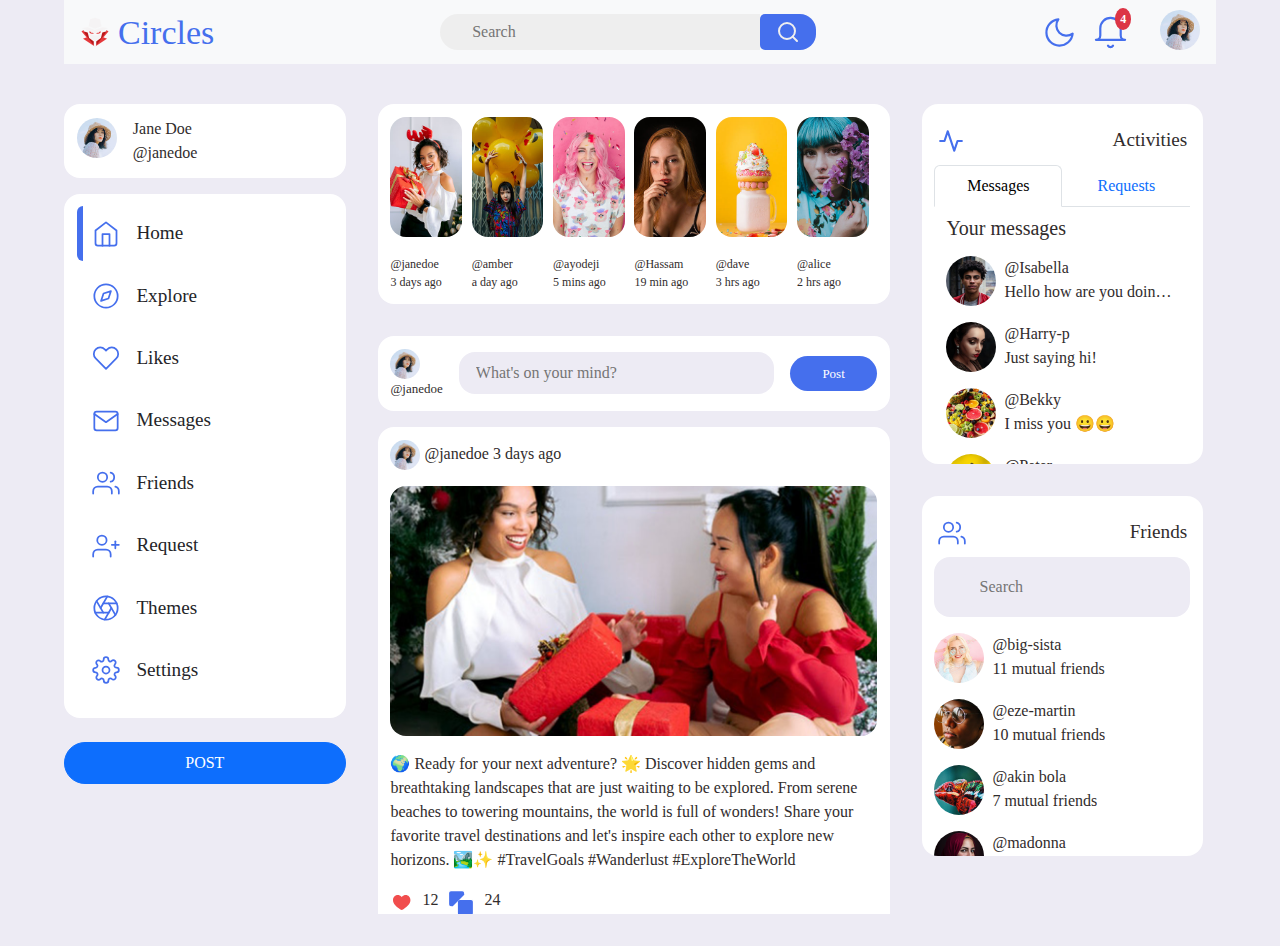
<file: index.html>
<!DOCTYPE html>
<html lang="en">
<head>
    <link rel="icon" href="images/social logo.png" type="image/x-icon">
    <title>Circles</title>
    <!-- <link rel="stylesheet" href="bootstrap/css/bootstrap.min.css" type="text/css" /> -->
    <link rel="stylesheet" href="https://cdn.jsdelivr.net/npm/bootstrap@5.3.3/dist/css/bootstrap.min.css"
        integrity="sha384-QWTKZyjpPEjISv5WaRU9OFeRpok6YctnYmDr5pNlyT2bRjXh0JMhjY6hW+ALEwIH" crossorigin="anonymous">
    <!-- <script src="bootstrap/js/bootstrap.min.js"></script> -->
    <script src="https://cdn.jsdelivr.net/npm/bootstrap@5.3.3/dist/js/bootstrap.bundle.min.js"
        integrity="sha384-YvpcrYf0tY3lHB60NNkmXc5s9fDVZLESaAA55NDzOxhy9GkcIdslK1eN7N6jIeHz"
        crossorigin="anonymous"></script>
    <!-- <link rel="stylesheet" href="fontawesome/all.min.css" type="text/css" /> -->
    <!-- <script src="fontawesome/all.min.js"></script> -->
    <link rel="stylesheet" href="styles/index.css" type="text/css" />
    <!-- <script src="script/jquery.min.js"></script> -->
    <script src="https://code.jquery.com/jquery-3.7.1.min.js"
        integrity="sha256-/JqT3SQfawRcv/BIHPThkBvs0OEvtFFmqPF/lYI/Cxo=" crossorigin="anonymous"></script>
    <script src="script/index.js"></script>
</head>
<body class="all">
    <!-- ############ navbar ############# -->
    <nav class="container-div navbar navbar-expand-sm bg-light navbar-light fixed-top" id="nav">
        <div class="">
            <a class="navbar-brand logo" href="index.html">
                <img src="images/social logo.png" alt="site logo">
                Circles
            </a>
        </div>
        <div class="search-div">
            <input type="text" class="search-input" placeholder="Search">
            <img src="images/search.svg" alt="" class="icon search-icon" />
            <!-- <span class="fa fa-search "></span> -->
        </div>
    
        <div class="nav-notif">
            <div class="notifications">
                <img src="images/moon.svg" alt="" class="icon" id="svg-moon" />
                <img src="images/sun.svg" alt="" class="icon hide-icon" id="svg-sun" />
    
                <!-- <span class="fa fa-bell fa-xl notif" id="fa-bell"></span> -->
                <img src="images/bell.svg" alt="" class="icon" />
                <span class="badge bg-danger" id="badge-icon">4</span>
            </div>
    
            <div class="dropdown dropstart dropdown-menu-start">
                <img src="images/profile-1.jpg" alt="img pic" class="rounded-pill dropdown-toggle profile-img"
                    data-bs-toggle="dropdown">
                <ul class="dropdown-menu">
                    <li><a class="dropdown-item" href="#">Profile</a></li>
                    <li>
                        <hr class="dropdown-divider">
                        </hr>
                    </li>
                    <li><a class="dropdown-item" href="login.html">Login</a></li>
                    <li>
                        <hr class="dropdown-divider">
                        </hr>
                    </li>
                    <li><a class="dropdown-item" href="signup.html">Signup</a></li>
                    <li>
                        <hr class="dropdown-divider">
                        </hr>
                    </li>
                </ul>
            </div>
        </div>
    </nav>
    <!-- ############ navbar ############# -->



    <!-- ############ MAIN ############# -->
    <div class="main">
        <div class="container-div content">

            <!-- ############ LEFT ############# -->
            <div class="body leftside">
                <div class="profile-head p-card">
                    <img src="images/profile-1.jpg" alt="img pic" class="profile-img" />
                    <div class="profile-detail">
                        <span class="p-name">Jane Doe</span>
                        <span class="p-uname">@janedoe</span>
                    </div>
                </div>
            
                <div class="sidebar-menu p-card">
                    <a href="index.html" class="a-link">
                        <div class="menu-item active-link">
                            <!-- <span class="icon fa fa-home" id="fa-home"></span> -->
                            <img src="images/home.svg" alt="" class="icon" />
                            <div class="link-item">
                                <span class="a-link">Home</span>
                            </div>
                        </div>
                    </a>
            
                    <a href="explore.html" class="a-link">
                        <div class="menu-item">
                            <!-- <span class="icon fa fa-compass" id="fa-explore"></span> -->
                            <img src="images/compass.svg" alt="" class="icon" />
                            <div class="link-item">
                                <span class="a-link">Explore</span>
                            </div>
                        </div>
                    </a>
            
                    <a href="likes.html" class="a-link">
                        <div class="menu-item">
                            <!-- <span class="icon fa fa-heart" id="fa-like"></span> -->
                            <img src="images/heart.svg" alt="" class="icon" />
                            <div class="link-item">
                                <span class="a-link">Likes</span>
                            </div>
                        </div>
                    </a>
            
                    <a href="#" class="a-link" id="Messages">
                        <div class="menu-item">
                            <img src="images/envelope.svg" alt="" class="icon" />
                            <div class="link-item">
                                <span class="a-link">Messages</span>
                            </div>
                        </div>
                    </a>
            
                    <a href="friends.html" class="a-link">
                        <div class="menu-item">
                            <!-- <span class="icon fa fa-users" id="fa-friend"></span> -->
                            <img src="images/users.svg" alt="" class="icon" />
                            <div class="link-item">
                                <span class="a-link">Friends</span>
                            </div>
                        </div>
                    </a>
            
                    <a href="request.html" class="a-link">
                        <div class="menu-item">
                            <!-- <span class="icon fa fa-comment" id="fa-request"></span> -->
                            <img src="images/request.svg" alt="" class="icon" />
                            <div class="link-item">
                                <span class="a-link">Request</span>
                            </div>
                        </div>
                    </a>
            
                    <a href="#" class="a-link" id="themes">
                        <div class="menu-item">
                            <!-- <span class="icon fa fa-palette" id="fa-palette"></span> -->
                            <img src="images/palette.svg" alt="" class="icon" />
                            <div class="link-item">
                                <span class="a-link">Themes</span>
                            </div>
                        </div>
                    </a>
            
                    <div class="menu-item" data-bs-toggle="offcanvas" data-bs-target="#setting-canvas">
                        <!-- <span class="icon fa fa-cog" id="fa-settings"></span> -->
                        <img src="images/settings.svg" alt="" class="icon" />
                        <div class="link-item">
                            <a href="#" class="a-link">Settings</a>
                        </div>
                    </div>
                </div>
            
                <button type="button" class="btn btn-primary create-post-btn">POST</button>
            </div>



            
            <!-- ############ MAIN ############# -->


            <!-- ############ MIDDLE ############# -->
            <div class="body middle">
                <div class="stories p-card">
                    <div class="story">
                        <img src="images/story-1.jpg" alt="story img" class="story-img" />
                        <div class="story-info">
                            <span class="s-name p-name">@janedoe</span>
                            <span class="s-date p-name">3 days ago</span>
                        </div>
                    </div>
                    <div class="story">
                        <img src="images/story-2.jpg" alt="story img" class="story-img" />
                        <div class="story-info">
                            <span class="s-name p-name">@amber</span>
                            <span class="s-date p-name">a day ago</span>
                        </div>
                    </div>
                    <div class="story">
                        <img src="images/story-3.jpg" alt="story img" class="story-img" />
                        <div class="story-info">
                            <span class="s-name p-name">@ayodeji</span>
                            <span class="s-date p-name">5 mins ago</span>
                        </div>
                    </div>
                    <div class="story">
                        <img src="images/story-4.jpg" alt="story img" class="story-img" />
                        <div class="story-info">
                            <span class="s-name p-name">@Hassam</span>
                            <span class="s-date p-name">19 min ago</span>
                        </div>
                    </div>
                    <div class="story">
                        <img src="images/story-5.jpg" alt="story img" class="story-img" />
                        <div class="story-info">
                            <span class="s-name p-name">@dave</span>
                            <span class="s-date p-name">3 hrs ago</span>
                        </div>
                    </div>
                    <div class="story">
                        <img src="images/story-6.jpg" alt="story img" class="story-img" />
                        <div class="story-info">
                            <span class="s-name p-name">@alice</span>
                            <span class="s-date p-name">2 hrs ago</span>
                        </div>
                    </div>
                </div>

                <div class="create-post p-card">
                    <div class="profile-pic">
                        <img src="images/profile-1.jpg" alt="pic" class="avatarImg">
                        <span class="p-name">@janedoe</span>
                    </div>
                    <input type="text" placeholder="What's on your mind?" class="post-input" />
                    <button type="button" class="btn btn-primary">Post</button>
                </div>

                <div class="feeds">
                    <div class="feed p-card">
                        <div class="feed-header">
                            <img src="images/profile-1.jpg" alt="pic" class="avatarImg">
                            <span class="p-name">@janedoe</span>
                            <span class="feed-date p-name">3 days ago</span>
                        </div>
                        <div class="feed-content">
                            <img src="images/feed-1.jpg" alt="post img" class="post-img" data-bs-toggle="modal" data-bs-target="#post-img-modal"/>
                            <p data-bs-toggle="modal" data-bs-target="#myModal">
                                🌍 Ready for your next adventure? 🌟 Discover hidden gems and breathtaking landscapes that are just waiting to be
                                explored. From serene beaches to towering mountains, the world is full of wonders! Share your favorite travel
                                destinations and let's inspire each other to explore new horizons. 🏞️✨ #TravelGoals #Wanderlust #ExploreTheWorld
                            </p>
                        </div>
                       <div class="feed-actions p-name">
                            <img src="images/heart-filled.svg" alt="like icon" /> 12
                            <img src="images/comments.svg" alt="like icon" /> 24
                        </div>
                    </div>

                    <div class="feed p-card">
                        <div class="feed-header">
                            <img src="images/profile-2.jpg" alt="pic" class="avatarImg">
                            <span class="p-name">@janedoe</span>
                            <span class="feed-date p-name">3 days ago</span>
                        </div>
                        <div class="feed-content">
                            <img src="images/feed-2.jpg" alt="post img" class="post-img" data-bs-toggle="modal" data-bs-target="#post-img-modal" />
                            <p class="p-name" data-bs-toggle="modal" data-bs-target="#myModal">
                                💪 Start your week with a positive mindset! Remember, every challenge is an opportunity in disguise. Embrace the
                                obstacles and let them fuel your drive to succeed. Stay focused, stay determined, and let your dreams lead the way.
                                You’ve got this! 🌟🚀 #MotivationMonday #BelieveInYourself #PositiveVibes
                            </p>
                        </div>
                       <div class="feed-actions p-name">
                            <img src="images/heart-filled.svg" alt="like icon" /> 12
                            <img src="images/comments.svg" alt="like icon" /> 24
                        </div>
                    </div>

                    <div class="feed p-card">
                        <div class="feed-header">
                            <img src="images/profile-3.jpg" alt="pic" class="avatarImg">
                            <span class="text-muted">@janedoe</span>
                            <span class="feed-date text-muted">3 days ago</span>
                        </div>
                        <div class="feed-content">
                            <img src="images/feed-3.jpg" alt="post img" class="post-img" data-bs-toggle="modal" data-bs-target="#post-img-modal" />
                            <p class="p-name" data-bs-toggle="modal" data-bs-target="#Mymodal">
                                🥗 Looking to boost your energy and feel great? Try adding more colorful fruits and veggies to your diet! They’re packed
                                with essential nutrients and antioxidants that support overall health. 🌈💚 Make your plate vibrant and delicious!
                                What’s your favorite healthy meal? 🍎🥦 #HealthyEating #NutritionTips #FeelGoodFood
                            </p>
                        </div>
                       <div class="feed-actions p-name">
                            <img src="images/heart-filled.svg" alt="like icon" /> 12
                            <img src="images/comments.svg" alt="like icon" /> 24
                        </div>
                    </div>

                    <div class="feed p-card">
                        <div class="feed-header">
                            <img src="images/profile-1.jpg" alt="pic" class="avatarImg">
                            <span class="text-muted">@janedoe</span>
                            <span class="feed-date text-muted">3 days ago</span>
                        </div>
                        <div class="feed-content">
                            <img src="images/feed-4.jpg" alt="post img" class="post-img" data-bs-toggle="modal" data-bs-target="#post-img-modal" />
                            <p class="p-name" data-bs-toggle="modal" data-bs-target="#Mymodal">
                                🎉 Happy Friday, everyone! Got any exciting plans for the weekend? Whether it’s a relaxing day at the park, a movie
                                marathon, or trying a new recipe, make the most of your time off. Share your weekend goals and let’s make this one
                                amazing! 🌟🍿 #WeekendVibes #FridayFeeling #FunTimes
                            </p>
                        </div>
                       <div class="feed-actions p-name">
                            <img src="images/heart-filled.svg" alt="like icon" /> 12
                            <img src="images/comments.svg" alt="like icon" /> 24
                        </div>
                    </div>

                    <div class="feed p-card">
                        <div class="feed-header">
                            <img src="images/profile-3.jpg" alt="pic" class="avatarImg">
                            <span class="text-muted">@janedoe</span>
                            <span class="feed-date text-muted">3 days ago</span>
                        </div>
                        <div class="feed-content">
                            <img src="images/feed-5.jpg" alt="post img" class="post-img" data-bs-toggle="modal"  data-bs-target="#post-img-modal" />
                            <p class="p-name" data-bs-toggle="modal" data-bs-target="#Mymodal">
                                📚 Looking for a new read? Check out [Book Title] by [Author]. It’s a captivating story that will keep you on the edge
                                of your seat! Dive into a world of adventure, mystery, or romance and get lost in its pages. What’s your current read?
                                📖❤️ #BookRecommendation #ReadingList #BookLovers
                            </p>
                        </div>
                       <div class="feed-actions p-name">
                            <img src="images/heart-filled.svg" alt="like icon" /> 12
                            <img src="images/comments.svg" alt="like icon" /> 24
                        </div>
                    </div>

                    <div class="feed p-card">
                        <div class="feed-header">
                            <img src="images/profile-7.jpg" alt="pic" class="avatarImg">
                            <span class="text-muted">@janedoe</span>
                            <span class="feed-date text-muted">3 days ago</span>
                        </div>
                        <div class="feed-content">
                            <img src="images/feed-6.jpg" alt="post img" class="post-img" data-bs-toggle="modal" data-bs-target="#post-img-modal" />
                            <p class="p-name" data-bs-toggle="modal" data-bs-target="#Mymodal">
                                💡 Tech Tip Tuesday is here! Did you know that regularly updating your software helps protect against security threats
                                and bugs? Keep your devices running smoothly and securely by checking for updates. Stay safe and tech-savvy! 📲🔒
                                #TechTipTuesday #StaySecure #DigitalSafety
                            </p>
                        </div>
                       <div class="feed-actions p-name">
                            <img src="images/heart-filled.svg" alt="like icon" /> 12
                            <img src="images/comments.svg" alt="like icon" /> 24
                        </div>
                    </div>

                    <div class="feed p-card">
                        <div class="feed-header">
                            <img src="images/profile-3.jpg" alt="pic" class="avatarImg">
                            <span class="text-muted">@janedoe</span>
                            <span class="feed-date text-muted">3 days ago</span>
                        </div>
                        <div class="feed-content">
                            <img src="images/feed-7.jpg" alt="post img" class="post-img" data-bs-toggle="modal" data-bs-target="#post-img-modal" />
                            <p class="p-name" data-bs-toggle="modal" data-bs-target="#Mymodal">
                                🏋️‍♂️ Ready to crush your fitness goals? Whether it’s a morning run, a home workout, or a gym session, every bit of
                                effort counts! Push yourself, stay consistent, and celebrate your progress. Share your workout achievements and let’s
                                motivate each other to stay active! 💪🚴‍♀️ #FitnessGoals #WorkoutMotivation #ActiveLifestyle
                            </p>
                        </div>
                       <div class="feed-actions p-name">
                            <img src="images/heart-filled.svg" alt="like icon" /> 12
                            <img src="images/comments.svg" alt="like icon" /> 24
                        </div>
                    </div>

                </div>
            </div>
            <!-- ############ MIDDLE ############# -->



            <!-- ############ RIGHT ############# -->
        <div class="body rightside">
            <div class="p-card msg-div message-div-content" id="">
                <div class="msg-header">
                    <img src="images/activity.svg" alt="activities" />
                    <span class="p-name">Activities</span>
                </div>
        
        
                <!-- Nav tabs -->
                <ul class="nav nav-tabs nav-justified">
                    <li class="nav-item">
                        <a class="nav-link active" data-bs-toggle="tab" href="#messages">Messages</a>
                    </li>
                    <li class="nav-item">
                        <a class="nav-link" data-bs-toggle="tab" href="#requests">Requests</a>
                    </li>
                </ul>
        
                <!-- Tab panes -->
                <div class="tab-content">
                    <div class="tab-pane container active" id="messages">
                        <h5 class="p-name">Your messages</h5>
                        <div class="msg-profile">
                            <img src="images/profile-11.jpg" alt="" class="avatarImg">
                            <div class="msg-content">
                                <span class="p-name">@Isabella</span>
                                <div class="p-name">
                                    Hello how are you doing today ?
                                </div>
                            </div>
                        </div>
        
                        <div class="msg-profile">
                            <img src="images/profile-12.jpg" alt="" class="avatarImg">
                            <div class="msg-content">
                                <span class="p-name">@Harry-p</span>
                                <div class="p-name">
                                    Just saying hi!
                                </div>
                            </div>
                        </div>
        
                        <div class="msg-profile">
                            <img src="images/profile-13.jpg" alt="" class="avatarImg">
                            <div class="msg-content">
                                <span class="p-name">@Bekky</span>
                                <div class="p-name">
                                    I miss you 😀😀
                                </div>
                            </div>
                        </div>
        
                        <div class="msg-profile">
                            <img src="images/profile-14.jpg" alt="" class="avatarImg">
                            <div class="msg-content">
                                <span class="p-name">@Peter</span>
                                <div class="p-name">
                                    Bored like hell!
                                </div>
                            </div>
                        </div>
                    </div>
        
                    <div class="tab-pane container fade" id="requests">
                        <h5 class="p-name">Friends requests</h5>
        
                        <div class="request-div">
                            <div class="req-profile">
                                <img src="images/profile-17.jpg" alt="" class="avatarImg">
                                <span class="p-name">@joeboy</span>
                            </div>
        
                            <div class="req-action">
                                <button type="button" class="btn btn-primary">Accept</button>
        
                                <button type="button" class="btn btn-danger">Decline</button>
                            </div>
                        </div>
        
                        <div class="request-div">
                            <div class="req-profile">
                                <img src="images/profile-16.jpg" alt="" class="avatarImg">
                                <span class="p-name">@Kunle</span>
                            </div>
        
                            <div class="req-action">
                                <button type="button" class="btn btn-primary">Accept</button>
        
                                <button type="button" class="btn btn-danger">Decline</button>
                            </div>
                        </div>
        
                        <div class="request-div">
                            <div class="req-profile">
                                <img src="images/profile-19.jpg" alt="" class="avatarImg">
                                <span class="p-name">@D-trump</span>
                            </div>
        
                            <div class="req-action">
                                <button type="button" class="btn btn-primary">Accept</button>
        
                                <button type="button" class="btn btn-danger">Decline</button>
                            </div>
                        </div>
                    </div>
                </div>
            </div>
        
        
            <!-- FRIENDS SECTION -->
            <div class="p-card msg-div friend-div message-div-content">
                <div class="msg-header">
                    <img src="images/users.svg" alt="user icon">
                    <span class="p-name">Friends</span>
                </div>
        
                <div class="friend-search post-input">
                    <span class="fa fa-search"></span>
                    <input type="text" placeholder="Search" class="post-input" />
                </div>
        
                <div class="msg-profile">
                    <img src="images/profile-17.jpg" alt="" class="avatarImg">
                    <div class="msg-content">
                        <span class="p-name">@big-sista</span>
                        <div class="p-name"> 11 mutual friends </div>
                    </div>
                </div>
        
                <div class="msg-profile">
                    <img src="images/profile-18.jpg" alt="" class="avatarImg">
                    <div class="msg-content">
                        <span class="p-name">@eze-martin</span>
                        <div class="p-name"> 10 mutual friends </div>
                    </div>
                </div>
        
                <div class="msg-profile">
                    <img src="images/profile-19.jpg" alt="" class="avatarImg">
                    <div class="msg-content">
                        <span class="p-name">@akin bola</span>
                        <div class="p-name"> 7 mutual friends </div>
                    </div>
                </div>
        
                <div class="msg-profile">
                    <img src="images/profile-20.jpg" alt="" class="avatarImg">
                    <div class="msg-content">
                        <span class="p-name">@madonna</span>
                        <div class="p-name"> 4 mutual friends </div>
                    </div>
                </div>
        
            </div>
        
        </div>
            <!-- ############ RIGHT ############# -->
        </div>
    </div>
    <!-- ############ MAIN ############# -->
     
    
    <div class="offcanvas offcanvas-end" id="setting-canva">
        <div class="offcanvas-header">
            <h1 class="offcanvas-title">Settings</h1>
            <button type="button" class="btn-close text-reset" data-bs-dismiss="offcanvas"></button>
        </div>
        <div class="offcanvas-body">
            <p>Some text lorem ipsum.</p>
            <p>Some text lorem ipsum.</p>
            <button class="btn btn-secondary" type="button">A Button</button>
        </div>
    </div>

    <!-- The Modal -->
    <div class="modal fade" id="post-img-modal">
        <div class="modal-dialog">
            <div class="modal-content">
    
                <!-- Modal Header -->
                <div class="modal-header">
                    <h4 class="modal-title">Viweing post</h4>
                    <button type="button" class="btn-close" data-bs-dismiss="modal"></button>
                </div>
    
                <!-- Modal body -->
                <div class="modal-body">
                <div class="feed-content">
                    <img src="images/feed-1.jpg" alt="post img" class="post-img" />
                </div>
                </div>


</body>
</html>
</file>
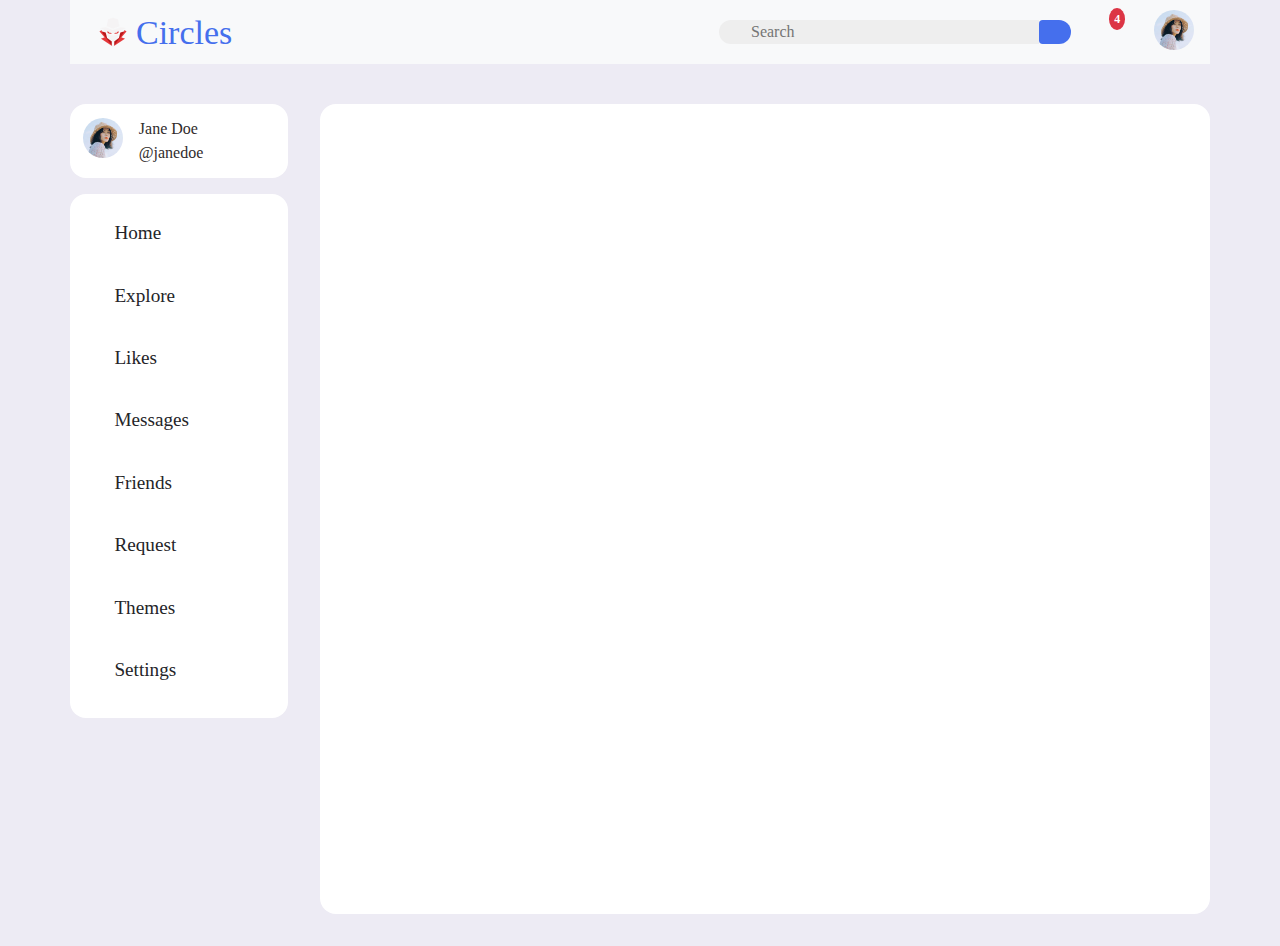
<file: blankpage.html>
<!DOCTYPE html>
<html lang="en">

<head>
    <link rel="icon" href="images/social logo.png" type="image/x-icon">
    <title>Circles</title>
    <!-- <link rel="stylesheet" href="bootstrap/css/bootstrap.min.css" type="text/css" /> -->
    <link rel="stylesheet" href="https://cdn.jsdelivr.net/npm/bootstrap@5.3.3/dist/css/bootstrap.min.css"
        integrity="sha384-QWTKZyjpPEjISv5WaRU9OFeRpok6YctnYmDr5pNlyT2bRjXh0JMhjY6hW+ALEwIH" crossorigin="anonymous">
    <!-- <script src="bootstrap/js/bootstrap.min.js"></script> -->
    <script src="https://cdn.jsdelivr.net/npm/bootstrap@5.3.3/dist/js/bootstrap.bundle.min.js"
        integrity="sha384-YvpcrYf0tY3lHB60NNkmXc5s9fDVZLESaAA55NDzOxhy9GkcIdslK1eN7N6jIeHz"
        crossorigin="anonymous"></script>
    <!-- <link rel="stylesheet" href="fontawesome/all.min.css" type="text/css" /> -->
    <!-- <script src="fontawesome/all.min.js"></script> -->
    <link rel="stylesheet" href="styles/index.css" type="text/css" />
    <!-- <script src="script/jquery.min.js"></script> -->
    <script src="https://code.jquery.com/jquery-3.7.1.min.js"
        integrity="sha256-/JqT3SQfawRcv/BIHPThkBvs0OEvtFFmqPF/lYI/Cxo=" crossorigin="anonymous"></script>
    <script src="script/index.js"></script>
</head>

<body>
    <!-- ############ navbar ############# -->
    <nav class="container navbar navbar-expand-sm bg-light navbar-light fixed-top">
        <div class="container-fluid">
            <a class="navbar-brand logo" href="/index.html">
                <img src="images/social logo.png" alt="site logo">
                Circles
            </a>
        </div>
        <div class="search-div">
            <input type="text" class="search-input" placeholder="Search">
            <span class="fa fa-search search-icon"></span>
        </div>

        <div class="notifications">
            <span class="fa fa-bell fa-xl notif"></span>
            <span class="badge bg-danger" id="badge-icon">4</span>
        </div>

        <div class="dropdown">
            <img src="images/profile-1.jpg" alt="img pic" class="rounded-pill dropdown-toggle profile-img"
                data-bs-toggle="dropdown">
            <ul class="dropdown-menu">
                <li><a class="dropdown-item" href="#">Profile</a></li>
            </ul>
        </div>
    </nav>
    <!-- ############ navbar ############# -->


    <!-- ############ MAIN ############# -->
    <div class="main">
        <div class="container content">

            <!-- ############ LEFT ############# -->
            <div class="body leftside">
                <div class="profile-head p-card">
                    <img src="images/profile-1.jpg" alt="img pic" class="profile-img" />
                    <div class="profile-detail">
                        <span class="p-name">Jane Doe</span>
                        <span class="p-uname">@janedoe</span>
                    </div>
                </div>

                <div class="sidebar-menu p-card">
                    <div class="menu-item">
                        <span class="icon fa fa-home"></span>
                        <div class="link-item">
                            <a href="#" class="a-link">Home</a>
                        </div>
                    </div>
                    <div class="menu-item">
                        <span class="icon fa fa-compass"></span>
                        <div class="link-item">
                            <a href="#" class="a-link">Explore</a>
                        </div>
                    </div>
                    <div class="menu-item">
                        <span class="icon fa fa-heart"></span>
                        <div class="link-item">
                            <a href="#" class="a-link">Likes</a>
                        </div>
                    </div>
                    <div class="menu-item">
                        <span class="icon fa fa-envelope"></span>
                        <div class="link-item">
                            <a href="#" class="a-link">Messages</a>
                        </div>
                    </div>

                    <div class="menu-item">
                        <span class="icon fa fa-users"></span>
                        <div class="link-item">
                            <a href="friends.html" class="a-link">Friends</a>
                        </div>
                    </div>
                    <div class="menu-item">
                        <span class="icon fa fa-comment"></span>
                        <div class="link-item">
                            <a href="#" class="a-link">Request</a>
                        </div>
                    </div>
                    <div class="menu-item">
                        <span class="icon fa fa-palette"></span>
                        <div class="link-item">
                            <a href="#" class="a-link">Themes</a>
                        </div>
                    </div>
                    <div class="menu-item" data-bs-toggle="offcanvas" data-bs-target="#setting-canvas">
                        <span class="icon fa fa-cog"></span>
                        <div class="link-item">
                            <a href="#" class="a-link">Settings</a>
                        </div>
                    </div>
                </div>

            </div>
            <!-- ############ MAIN ############# -->


            <!-- ############ MIDDLE ############# -->
            <div class="body middle p-card" style="width: 100%;">
                


            </div>


        </div>
    </div>

</body>

</html>
</file>
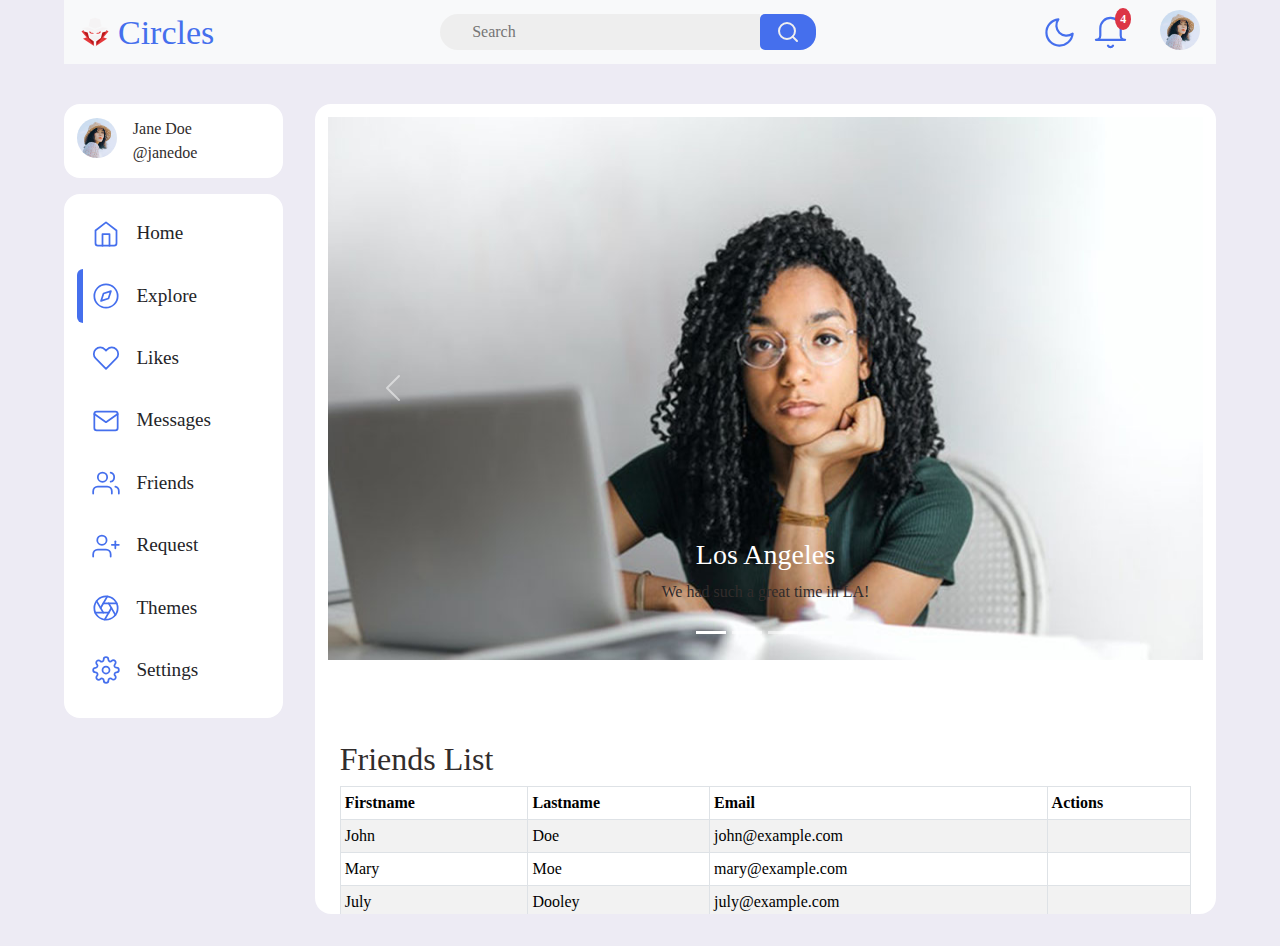
<file: explore.html>
<!DOCTYPE html>
<html lang="en">

<head>
    <link rel="icon" href="images/social logo.png" type="image/x-icon">
    <title>Circles</title>
    <!-- <link rel="stylesheet" href="bootstrap/css/bootstrap.min.css" type="text/css" /> -->
    <link rel="stylesheet" href="https://cdn.jsdelivr.net/npm/bootstrap@5.3.3/dist/css/bootstrap.min.css"
        integrity="sha384-QWTKZyjpPEjISv5WaRU9OFeRpok6YctnYmDr5pNlyT2bRjXh0JMhjY6hW+ALEwIH" crossorigin="anonymous">
    <!-- <script src="bootstrap/js/bootstrap.min.js"></script> -->
    <script src="https://cdn.jsdelivr.net/npm/bootstrap@5.3.3/dist/js/bootstrap.bundle.min.js"
        integrity="sha384-YvpcrYf0tY3lHB60NNkmXc5s9fDVZLESaAA55NDzOxhy9GkcIdslK1eN7N6jIeHz"
        crossorigin="anonymous"></script>
    <!-- <link rel="stylesheet" href="fontawesome/all.min.css" type="text/css" /> -->
    <!-- <script src="fontawesome/all.min.js"></script> -->
    <link rel="stylesheet" href="styles/index.css" type="text/css" />
    <!-- <script src="script/jquery.min.js"></script> -->
    <script src="https://code.jquery.com/jquery-3.7.1.min.js"
        integrity="sha256-/JqT3SQfawRcv/BIHPThkBvs0OEvtFFmqPF/lYI/Cxo=" crossorigin="anonymous"></script>
    <script src="script/index.js"></script>
</head>

<body class="all">
    <!-- ############ navbar ############# -->
    <nav class="container-div navbar navbar-expand-sm bg-light navbar-light fixed-top" id="nav">
        <div class="">
            <a class="navbar-brand logo" href="index.html">
                <img src="images/social logo.png" alt="site logo">
                Circles
            </a>
        </div>
        <div class="search-div">
            <input type="text" class="search-input" placeholder="Search">
            <img src="images/search.svg" alt="" class="icon search-icon" />
            <!-- <span class="fa fa-search "></span> -->
        </div>

        <div class="nav-notif">
            <div class="notifications">
                <img src="images/moon.svg" alt="" class="icon" id="svg-moon" />
                <img src="images/sun.svg" alt="" class="icon hide-icon" id="svg-sun" />

                <!-- <span class="fa fa-bell fa-xl notif" id="fa-bell"></span> -->
                <img src="images/bell.svg" alt="" class="icon" />
                <span class="badge bg-danger" id="badge-icon">4</span>
            </div>

            <div class="dropdown dropstart dropdown-menu-start">
                <img src="images/profile-1.jpg" alt="img pic" class="rounded-pill dropdown-toggle profile-img"
                    data-bs-toggle="dropdown">
                <ul class="dropdown-menu">
                    <li><a class="dropdown-item" href="#">Profile</a></li>
                    <li>
                        <hr class="dropdown-divider">
                        </hr>
                    </li>
                    <li><a class="dropdown-item" href="login.html">Login</a></li>
                    <li>
                        <hr class="dropdown-divider">
                        </hr>
                    </li>
                    <li><a class="dropdown-item" href="signup.html">Signup</a></li>
                    <li>
                        <hr class="dropdown-divider">
                        </hr>
                    </li>
                </ul>
            </div>
        </div>
    </nav>
    <!-- ############ navbar ############# -->


    <!-- ############ MAIN ############# -->
    <div class="main">
        <div class="container-div content">

            <!-- ############ LEFT ############# -->
            <div class="body leftside">
                <div class="profile-head p-card">
                    <img src="images/profile-1.jpg" alt="img pic" class="profile-img" />
                    <div class="profile-detail">
                        <span class="p-name">Jane Doe</span>
                        <span class="p-uname">@janedoe</span>
                    </div>
                </div>
            
                <div class="sidebar-menu p-card">
                    <a href="index.html" class="a-link">
                        <div class="menu-item">
                            <!-- <span class="icon fa fa-home" id="fa-home"></span> -->
                            <img src="images/home.svg" alt="" class="icon" />
                            <div class="link-item">
                                <span class="a-link">Home</span>
                            </div>
                        </div>
                    </a>
            
                    <a href="explore.html" class="a-link">
                        <div class="menu-item active-link">
                            <!-- <span class="icon fa fa-compass" id="fa-explore"></span> -->
                            <img src="images/compass.svg" alt="" class="icon" />
                            <div class="link-item">
                                <span class="a-link">Explore</span>
                            </div>
                        </div>
                    </a>
            
                    <a href="likes.html" class="a-link">
                        <div class="menu-item">
                            <!-- <span class="icon fa fa-heart" id="fa-like"></span> -->
                            <img src="images/heart.svg" alt="" class="icon" />
                            <div class="link-item">
                                <span class="a-link">Likes</span>
                            </div>
                        </div>
                    </a>
            
                    <a href="#" class="a-link" id="Messages">
                        <div class="menu-item">
                            <!-- <span class="icon fa fa-envelope" id="fa-message"></span> -->
                            <img src="images/envelope.svg" alt="" class="icon" />
                            <div class="link-item">
                                <span class="a-link">Messages</span>
                            </div>
                        </div>
                    </a>
            
                    <a href="friends.html" class="a-link">
                        <div class="menu-item">
                            <!-- <span class="icon fa fa-users" id="fa-friend"></span> -->
                            <img src="images/users.svg" alt="" class="icon" />
                            <div class="link-item">
                                <span class="a-link">Friends</span>
                            </div>
                        </div>
                    </a>
            
                    <a href="#" class="a-link">
                        <div class="menu-item">
                            <!-- <span class="icon fa fa-comment" id="fa-request"></span> -->
                            <img src="images/request.svg" alt="" class="icon" />
                            <div class="link-item">
                                <span class="a-link">Request</span>
                            </div>
                        </div>
                    </a>
            
                    <a href="#" class="a-link" id="themes">
                        <div class="menu-item">
                            <!-- <span class="icon fa fa-palette" id="fa-palette"></span> -->
                            <img src="images/palette.svg" alt="" class="icon" />
                            <div class="link-item">
                                <span class="a-link">Themes</span>
                            </div>
                        </div>
                    </a>
            
                    <div class="menu-item" data-bs-toggle="offcanvas" data-bs-target="#setting-canvas">
                        <!-- <span class="icon fa fa-cog" id="fa-settings"></span> -->
                        <img src="images/settings.svg" alt="" class="icon" />
                        <div class="link-item">
                            <a href="#" class="a-link">Settings</a>
                        </div>
                    </div>
                </div>
            </div>
            <!-- ############ MAIN ############# -->


            <!-- ############ MIDDLE ############# -->
            <div class="body middle p-card" style="width: 100%;">

                <!-- Carousel -->
                <div id="demo" class="carousel slide" data-bs-ride="carousel">
                
                    <!-- Indicators/dots -->
                    <div class="carousel-indicators">
                        <button type="button" data-bs-target="#demo" data-bs-slide-to="0" class="active"></button>
                        <button type="button" data-bs-target="#demo" data-bs-slide-to="1"></button>
                        <button type="button" data-bs-target="#demo" data-bs-slide-to="2"></button>
                        <button type="button" data-bs-target="#demo" data-bs-slide-to="3"></button>
                    </div>
                
                    <!-- The slideshow/carousel -->
                    <div class="carousel-inner">
                        <div class="carousel-item active">
                            <img src="/images/feed-7.jpg" alt="Los Angeles" class="d-block w-100">
                            <div class="carousel-caption">
                                <h3>Los Angeles</h3>
                                <p>We had such a great time in LA!</p>
                            </div>
                        </div>
                        <div class="carousel-item">
                            <img src="/images/feed-6.jpg" alt="Chicago" class="d-block w-100">
                            <div class="carousel-caption">
                                <h3>Chicago</h3>
                                <p>Cold night in Chicago!</p>
                            </div>
                        </div>
                        <div class="carousel-item">
                            <img src="images/feed-5.jpg" alt="New York" class="d-block w-100">
                            <div class="carousel-caption">
                                <h3>New York</h3>
                                <p>I love New York!</p>
                            </div>
                        </div>
                        <div class="carousel-item">
                            <img src="images/feed-4.jpg" alt="Ikeja LA" class="d-block w-100">
                            <div class="carousel-caption">
                                <h3>Lagos Ikeja</h3>
                                <p>Busy Lagos street!</p>
                            </div>
                        </div>
                    </div>
                
                    <!-- Left and right controls/icons -->
                    <button class="carousel-control-prev" type="button" data-bs-target="#demo" data-bs-slide="prev">
                        <span class="carousel-control-prev-icon"></span>
                    </button>
                    <button class="carousel-control-next" type="button" data-bs-target="#demo" data-bs-slide="next">
                        <span class="carousel-control-next-icon"></span>
                    </button>
                </div>

                <div class="container table-responsive" style="margin-top: 5rem;">
                    <h2 class="p-name">Friends List</h2>
                    <table class="table table-bordered table-striped table-sm">
                        <thead>
                            <tr>
                                <th class="p-name">Firstname</th>
                                <th class="p-name">Lastname</th>
                                <th class="p-name">Email</th>
                                <th class="p-name">Actions</th>
                            </tr>
                        </thead>
                        <tbody>
                            <tr>
                                <td class="p-name">John</td>
                                <td class="p-name">Doe</td>
                                <td class="p-name">john@example.com</td>
                                <td class="act p-name">
                                    <span class="fa fa-user-plus"></span>
                                    <span class="fa fa-user-minus"></span>
                                </td>
                            </tr>
                            <tr>
                                <td class="p-name">Mary</td>
                                <td class="p-name">Moe</td>
                                <td class="p-name">mary@example.com</td>
                                <td class="act p-name">
                                    <span class="fa fa-user-plus"></span>
                                    <span class="fa fa-user-minus"></span>
                                </td>
                            </tr>
                            <tr>
                                <td class="p-name">July</td>
                                <td class="p-name">Dooley</td>
                                <td class="p-name">july@example.com</td>
                                <td class="act p-name">
                                    <span class="fa fa-user-plus"></span>
                                    <span class="fa fa-user-minus"></span>
                                </td>
                            </tr>
                        </tbody>
                    </table>
                
                    <ul class="pagination  justify-content-end">
                        <li class="page-item"><a class="page-link" href="#">Previous</a></li>
                        <li class="page-item"><a class="page-link" href="#">1</a></li>
                        <li class="page-item active"><a class="page-link" href="#">2</a></li>
                        <li class="page-item"><a class="page-link" href="#">3</a></li>
                        <li class="page-item"><a class="page-link" href="#">Next</a></li>
                    </ul>

                </div>

            </div>


        </div>
    </div>



<!-- Offcanvas Sidebar -->
<div class="offcanvas offcanvas-end" id="setting-canvas">
    <div class="offcanvas-header">
        <h1 class="offcanvas-title">Settings</h1>
        <button type="button" class="btn-close text-reset" data-bs-dismiss="offcanvas"></button>
    </div>
    <div class="offcanvas-body">
        <p>Some text lorem ipsum.</p>
        <button class="btn btn-secondary" type="button">A Button</button>
    </div>
</div>
<!-- Offcanvas Sidebar -->

</body>

</html>
</file>
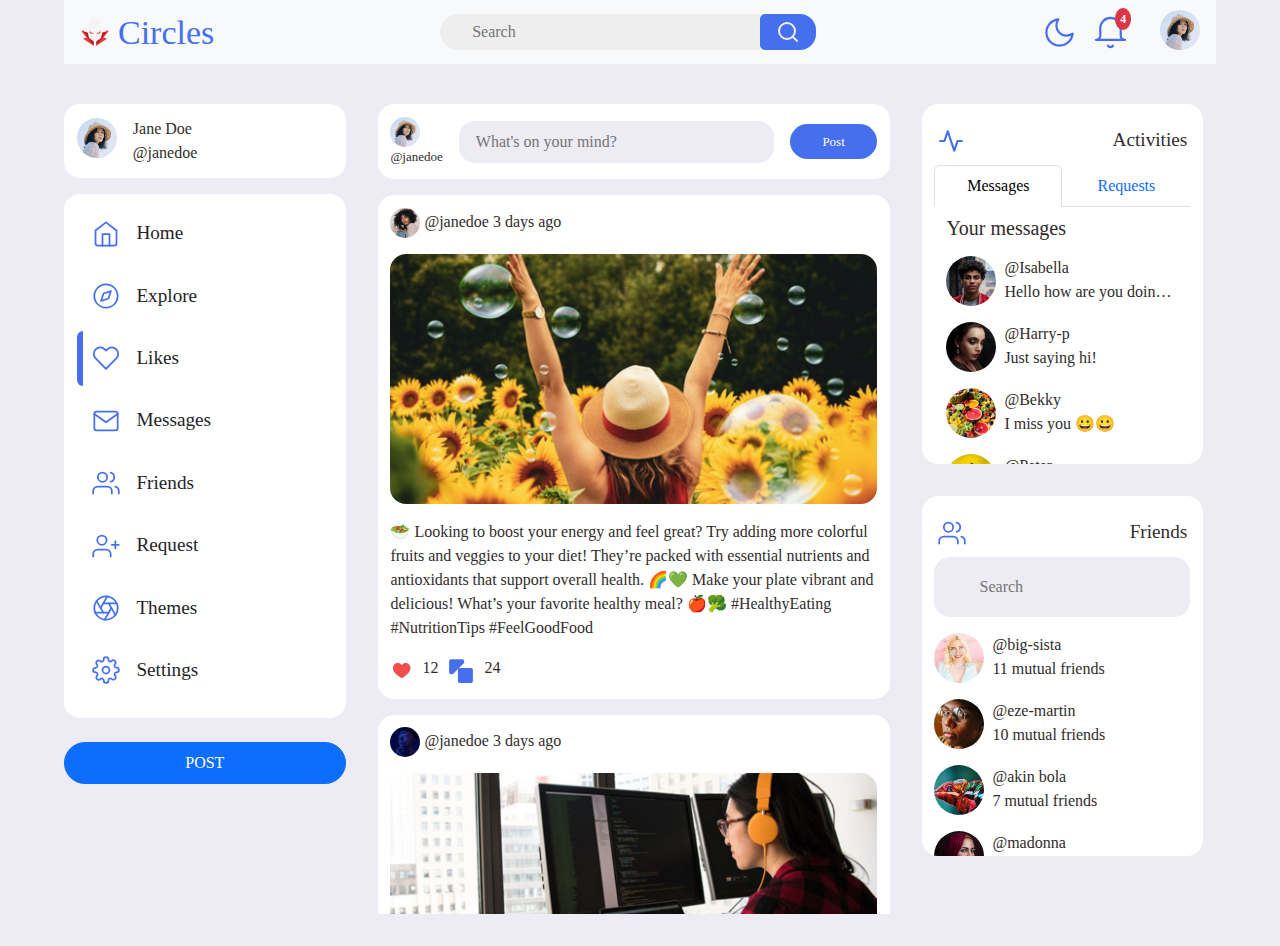
<file: likes.html>
<!DOCTYPE html>
<html lang="en">

<head>
    <link rel="icon" href="images/social logo.png" type="image/x-icon">
    <title>Circles</title>
    <!-- <link rel="stylesheet" href="bootstrap/css/bootstrap.min.css" type="text/css" /> -->
    <link rel="stylesheet" href="https://cdn.jsdelivr.net/npm/bootstrap@5.3.3/dist/css/bootstrap.min.css"
        integrity="sha384-QWTKZyjpPEjISv5WaRU9OFeRpok6YctnYmDr5pNlyT2bRjXh0JMhjY6hW+ALEwIH" crossorigin="anonymous">
    <!-- <script src="bootstrap/js/bootstrap.min.js"></script> -->
    <script src="https://cdn.jsdelivr.net/npm/bootstrap@5.3.3/dist/js/bootstrap.bundle.min.js"
        integrity="sha384-YvpcrYf0tY3lHB60NNkmXc5s9fDVZLESaAA55NDzOxhy9GkcIdslK1eN7N6jIeHz"
        crossorigin="anonymous"></script>
    <!-- <link rel="stylesheet" href="fontawesome/all.min.css" type="text/css" /> -->
    <!-- <script src="fontawesome/all.min.js"></script> -->
    <link rel="stylesheet" href="styles/index.css" type="text/css" />
    <!-- <script src="script/jquery.min.js"></script> -->
    <script src="https://code.jquery.com/jquery-3.7.1.min.js"
        integrity="sha256-/JqT3SQfawRcv/BIHPThkBvs0OEvtFFmqPF/lYI/Cxo=" crossorigin="anonymous"></script>
    <script src="script/index.js"></script>
</head>

<body class="all">
    <!-- ############ navbar ############# -->
    <nav class="container-div navbar navbar-expand-sm bg-light navbar-light fixed-top" id="nav">
        <div class="">
            <a class="navbar-brand logo" href="index.html">
                <img src="images/social logo.png" alt="site logo">
                Circles
            </a>
        </div>
        <div class="search-div">
            <input type="text" class="search-input" placeholder="Search">
            <img src="images/search.svg" alt="" class="icon search-icon" />
            <!-- <span class="fa fa-search "></span> -->
        </div>

        <div class="nav-notif">
            <div class="notifications">
                <img src="images/moon.svg" alt="" class="icon" id="svg-moon" />
                <img src="images/sun.svg" alt="" class="icon hide-icon" id="svg-sun" />

                <!-- <span class="fa fa-bell fa-xl notif" id="fa-bell"></span> -->
                <img src="images/bell.svg" alt="" class="icon" />
                <span class="badge bg-danger" id="badge-icon">4</span>
            </div>

            <div class="dropdown dropstart dropdown-menu-start">
                <img src="images/profile-1.jpg" alt="img pic" class="rounded-pill dropdown-toggle profile-img"
                    data-bs-toggle="dropdown">
                <ul class="dropdown-menu">
                    <li><a class="dropdown-item" href="#">Profile</a></li>
                    <li>
                        <hr class="dropdown-divider">
                        </hr>
                    </li>
                    <li><a class="dropdown-item" href="login.html">Login</a></li>
                    <li>
                        <hr class="dropdown-divider">
                        </hr>
                    </li>
                    <li><a class="dropdown-item" href="signup.html">Signup</a></li>
                    <li>
                        <hr class="dropdown-divider">
                        </hr>
                    </li>
                </ul>
            </div>
        </div>
    </nav>
    <!-- ############ navbar ############# -->



    <!-- ############ MAIN ############# -->
    <div class="main">
        <div class="container-div content">

            <!-- ############ LEFT ############# -->
            <div class="body leftside">
                <div class="profile-head p-card">
                    <img src="images/profile-1.jpg" alt="img pic" class="profile-img" />
                    <div class="profile-detail">
                        <span class="p-name">Jane Doe</span>
                        <span class="p-uname">@janedoe</span>
                    </div>
                </div>
            
                <div class="sidebar-menu p-card">
                    <a href="index.html" class="a-link">
                        <div class="menu-item">
                            <!-- <span class="icon fa fa-home" id="fa-home"></span> -->
                            <img src="images/home.svg" alt="" class="icon" />
                            <div class="link-item">
                                <span class="a-link">Home</span>
                            </div>
                        </div>
                    </a>
            
                    <a href="explore.html" class="a-link">
                        <div class="menu-item">
                            <!-- <span class="icon fa fa-compass" id="fa-explore"></span> -->
                            <img src="images/compass.svg" alt="" class="icon" />
                            <div class="link-item">
                                <span class="a-link">Explore</span>
                            </div>
                        </div>
                    </a>
            
                    <a href="likes.html" class="a-link">
                        <div class="menu-item active-link">
                            <!-- <span class="icon fa fa-heart" id="fa-like"></span> -->
                            <img src="images/heart.svg" alt="" class="icon" />
                            <div class="link-item">
                                <span class="a-link">Likes</span>
                            </div>
                        </div>
                    </a>
            
                    <a href="#" class="a-link" id="Messages">
                        <div class="menu-item">
                            <!-- <span class="icon fa fa-envelope" id="fa-message"></span> -->
                            <img src="images/envelope.svg" alt="" class="icon" />
                            <div class="link-item">
                                <span class="a-link">Messages</span>
                            </div>
                        </div>
                    </a>
            
                    <a href="friends.html" class="a-link">
                        <div class="menu-item">
                            <!-- <span class="icon fa fa-users" id="fa-friend"></span> -->
                            <img src="images/users.svg" alt="" class="icon" />
                            <div class="link-item">
                                <span class="a-link">Friends</span>
                            </div>
                        </div>
                    </a>
            
                    <a href="#" class="a-link">
                        <div class="menu-item">
                            <!-- <span class="icon fa fa-comment" id="fa-request"></span> -->
                            <img src="images/request.svg" alt="" class="icon" />
                            <div class="link-item">
                                <span class="a-link">Request</span>
                            </div>
                        </div>
                    </a>
            
                    <a href="#" class="a-link" id="themes">
                        <div class="menu-item">
                            <!-- <span class="icon fa fa-palette" id="fa-palette"></span> -->
                            <img src="images/palette.svg" alt="" class="icon" />
                            <div class="link-item">
                                <span class="a-link">Themes</span>
                            </div>
                        </div>
                    </a>
            
                    <div class="menu-item" data-bs-toggle="offcanvas" data-bs-target="#setting-canvas">
                        <!-- <span class="icon fa fa-cog" id="fa-settings"></span> -->
                        <img src="images/settings.svg" alt="" class="icon" />
                        <div class="link-item">
                            <a href="#" class="a-link">Settings</a>
                        </div>
                    </div>
                </div>
            
                <button type="button" class="btn btn-primary">POST</button>
            </div>
            <!-- ############ MAIN ############# -->


            <!-- ############ MIDDLE ############# -->
            <div class="body middle">

                <div class="create-post p-card" style="margin-top: 0px">
                    <div class="profile-pic">
                        <img src="images/profile-1.jpg" alt="pic" class="avatarImg">
                        <span class="p-uname">@janedoe</span>
                    </div>
                    <input type="text" placeholder="What's on your mind?" class="post-input" />
                    <button type="button" class="btn btn-primary">Post</button>
                </div>

                <div class="feeds">
                    <div class="feed p-card">
                        <div class="feed-header">
                            <img src="images/profile-3.jpg" alt="pic" class="avatarImg">
                            <span class="p-name">@janedoe</span>
                            <span class="feed-date p-name">3 days ago</span>
                        </div>
                        <div class="feed-content">
                            <img src="images/feed-3.jpg" alt="post img" class="post-img" />
                            <p class="p-name" data-bs-toggle="modal" data-bs-target="#post-modal">
                                🥗 Looking to boost your energy and feel great? Try adding more colorful fruits and
                                veggies to your diet! They’re packed
                                with essential nutrients and antioxidants that support overall health. 🌈💚 Make your
                                plate vibrant and delicious!
                                What’s your favorite healthy meal? 🍎🥦 #HealthyEating #NutritionTips #FeelGoodFood
                            </p>
                        </div>
                        <div class="feed-actions p-name">
                            <img src="images/heart-filled.svg" alt="like icon" /> 12
                            <img src="images/comments.svg" alt="like icon" /> 24
                        </div>
                    </div>

                    <div class="feed p-card">
                        <div class="feed-header">
                            <img src="images/profile-7.jpg" alt="pic" class="avatarImg">
                            <span class="p-name">@janedoe</span>
                            <span class="feed-date p-name">3 days ago</span>
                        </div>
                        <div class="feed-content">
                            <img src="images/feed-6.jpg" alt="post img" class="post-img" />
                            <p class="p-name" data-bs-toggle="modal" data-bs-target="#post-modal">
                                💡 Tech Tip Tuesday is here! Did you know that regularly updating your software helps
                                protect against security threats
                                and bugs? Keep your devices running smoothly and securely by checking for updates. Stay
                                safe and tech-savvy! 📲🔒
                                #TechTipTuesday #StaySecure #DigitalSafety
                            </p>
                        </div>
                        <div class="feed-actions p-name">
                            <img src="images/heart-filled.svg" alt="like icon" /> 12
                            <img src="images/comments.svg" alt="like icon" /> 24
                        </div>
                    </div>

                </div>
            </div>
            <!-- ############ MIDDLE ############# -->



            <!-- ############ RIGHT ############# -->
            <div class="body rightside">
                <div class="p-card msg-div message-div-content" id="">
                    <div class="msg-header">
                        <img src="images/activity.svg" alt="activities" />
                        <span class="p-name">Activities</span>
                    </div>
            
            
                    <!-- Nav tabs -->
                    <ul class="nav nav-tabs nav-justified">
                        <li class="nav-item">
                            <a class="nav-link active" data-bs-toggle="tab" href="#messages">Messages</a>
                        </li>
                        <li class="nav-item">
                            <a class="nav-link" data-bs-toggle="tab" href="#requests">Requests</a>
                        </li>
                    </ul>
            
                    <!-- Tab panes -->
                    <div class="tab-content">
                        <div class="tab-pane container active" id="messages">
                            <h5 class="p-name">Your messages</h5>
                            <div class="msg-profile">
                                <img src="images/profile-11.jpg" alt="" class="avatarImg">
                                <div class="msg-content">
                                    <span class="p-name">@Isabella</span>
                                    <div class="p-name">
                                        Hello how are you doing today ?
                                    </div>
                                </div>
                            </div>
            
                            <div class="msg-profile">
                                <img src="images/profile-12.jpg" alt="" class="avatarImg">
                                <div class="msg-content">
                                    <span class="p-name">@Harry-p</span>
                                    <div class="p-name">
                                        Just saying hi!
                                    </div>
                                </div>
                            </div>
            
                            <div class="msg-profile">
                                <img src="images/profile-13.jpg" alt="" class="avatarImg">
                                <div class="msg-content">
                                    <span class="p-name">@Bekky</span>
                                    <div class="p-name">
                                        I miss you 😀😀
                                    </div>
                                </div>
                            </div>
            
                            <div class="msg-profile">
                                <img src="images/profile-14.jpg" alt="" class="avatarImg">
                                <div class="msg-content">
                                    <span class="p-name">@Peter</span>
                                    <div class="p-name">
                                        Bored like hell!
                                    </div>
                                </div>
                            </div>
                        </div>
            
                        <div class="tab-pane container fade" id="requests">
                            <h5 class="p-name">Friends requests</h5>
            
                            <div class="request-div">
                                <div class="req-profile">
                                    <img src="images/profile-17.jpg" alt="" class="avatarImg">
                                    <span class="p-name">@joeboy</span>
                                </div>
            
                                <div class="req-action">
                                    <button type="button" class="btn btn-primary">Accept</button>
            
                                    <button type="button" class="btn btn-danger">Decline</button>
                                </div>
                            </div>
            
                            <div class="request-div">
                                <div class="req-profile">
                                    <img src="images/profile-16.jpg" alt="" class="avatarImg">
                                    <span class="p-name">@Kunle</span>
                                </div>
            
                                <div class="req-action">
                                    <button type="button" class="btn btn-primary">Accept</button>
            
                                    <button type="button" class="btn btn-danger">Decline</button>
                                </div>
                            </div>
            
                            <div class="request-div">
                                <div class="req-profile">
                                    <img src="images/profile-19.jpg" alt="" class="avatarImg">
                                    <span class="p-name">@D-trump</span>
                                </div>
            
                                <div class="req-action">
                                    <button type="button" class="btn btn-primary">Accept</button>
            
                                    <button type="button" class="btn btn-danger">Decline</button>
                                </div>
                            </div>
                        </div>
                    </div>
                </div>
            
            
                <!-- FRIENDS SECTION -->
                <div class="p-card msg-div friend-div message-div-content">
                    <div class="msg-header">
                        <img src="images/users.svg" alt="user icon">
                        <span class="p-name">Friends</span>
                    </div>
            
                    <div class="friend-search post-input">
                        <span class="fa fa-search"></span>
                        <input type="text" placeholder="Search" class="post-input" />
                    </div>
            
                    <div class="msg-profile">
                        <img src="images/profile-17.jpg" alt="" class="avatarImg">
                        <div class="msg-content">
                            <span class="p-name">@big-sista</span>
                            <div class="p-name"> 11 mutual friends </div>
                        </div>
                    </div>
            
                    <div class="msg-profile">
                        <img src="images/profile-18.jpg" alt="" class="avatarImg">
                        <div class="msg-content">
                            <span class="p-name">@eze-martin</span>
                            <div class="p-name"> 10 mutual friends </div>
                        </div>
                    </div>
            
                    <div class="msg-profile">
                        <img src="images/profile-19.jpg" alt="" class="avatarImg">
                        <div class="msg-content">
                            <span class="p-name">@akin bola</span>
                            <div class="p-name"> 7 mutual friends </div>
                        </div>
                    </div>
            
                    <div class="msg-profile">
                        <img src="images/profile-20.jpg" alt="" class="avatarImg">
                        <div class="msg-content">
                            <span class="p-name">@madonna</span>
                            <div class="p-name"> 4 mutual friends </div>
                        </div>
                    </div>
            
                </div>
            
            </div>
            <!-- ############ RIGHT ############# -->
        </div>
    </div>
    <!-- ############ MAIN ############# -->




    <!-- The Modal -->
    <div class="modal fade" id="post-modal">
        <div class="modal-dialog">
            <div class="modal-content">

                <!-- Modal Header -->
                <div class="modal-header">
                    <h4 class="modal-title">Viewing Post</h4>
                    <button type="button" class="btn-close" data-bs-dismiss="modal"></button>
                </div>

                <!-- Modal body -->
                <div class="modal-body">
                    <div class="feed-content">
                        <img src="images/feed-1.jpg" alt="post img" class="post-img" />
                        <p>
                            🌍 Ready for your next adventure? 🌟 Discover hidden gems and breathtaking landscapes
                            that are just waiting to be
                            explored. From serene beaches to towering mountains, the world is full of wonders! Share
                            your favorite travel
                            destinations and let’s inspire each other to explore new horizons. 🏞️✨ #TravelGoals
                            #Wanderlust #ExploreTheWorld
                        </p>
                    </div>
                </div>

            </div>
        </div>
    </div>
    <!-- The Modal -->


    <!-- The Modal -->
    <div class="modal fade" id="post-img-modal">
        <div class="modal-dialog">
            <div class="modal-content">

                <!-- Modal Header -->
                <div class="modal-header">
                    <h4 class="modal-title">Viewing Post Photo</h4>
                    <button type="button" class="btn-close" data-bs-dismiss="modal"></button>
                </div>

                <!-- Modal body -->
                <div class="modal-body">
                    <div class="feed-content">
                        <img src="images/feed-1.jpg" alt="post img" class="post-img" />
                    </div>
                </div>

            </div>
        </div>
    </div>
    <!-- The Modal -->





    <!-- Offcanvas Sidebar -->
    <div class="offcanvas offcanvas-end" id="setting-canvas">
        <div class="offcanvas-header">
            <h1 class="offcanvas-title">Settings</h1>
            <button type="button" class="btn-close text-reset" data-bs-dismiss="offcanvas"></button>
        </div>
        <div class="offcanvas-body">
            <p>Some text lorem ipsum.</p>
            <button class="btn btn-secondary" type="button">A Button</button>
        </div>
    </div>
    <!-- Offcanvas Sidebar -->


</body>

</html>
</file>
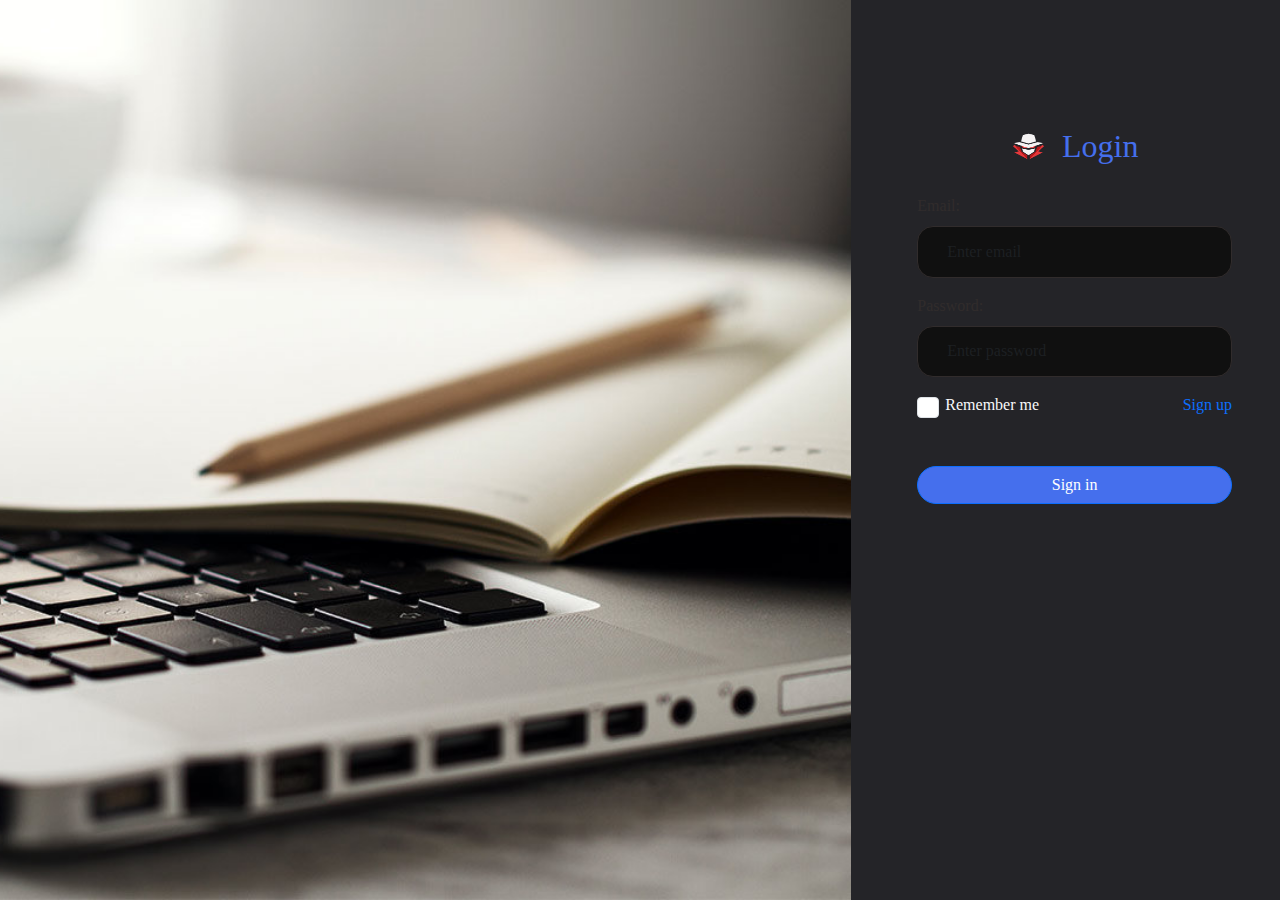
<file: login.html>
<!DOCTYPE html>
<html lang="en">

<head>
    <link rel="icon" href="images/social logo.png" type="image/x-icon">
    <title>Circles</title>
    <!-- <link rel="stylesheet" href="bootstrap/css/bootstrap.min.css" type="text/css" /> -->
    <link rel="stylesheet" href="https://cdn.jsdelivr.net/npm/bootstrap@5.3.3/dist/css/bootstrap.min.css"
        integrity="sha384-QWTKZyjpPEjISv5WaRU9OFeRpok6YctnYmDr5pNlyT2bRjXh0JMhjY6hW+ALEwIH" crossorigin="anonymous">
    <!-- <script src="bootstrap/js/bootstrap.min.js"></script> -->
    <script src="https://cdn.jsdelivr.net/npm/bootstrap@5.3.3/dist/js/bootstrap.bundle.min.js"
        integrity="sha384-YvpcrYf0tY3lHB60NNkmXc5s9fDVZLESaAA55NDzOxhy9GkcIdslK1eN7N6jIeHz"
        crossorigin="anonymous"></script>
    <!-- <link rel="stylesheet" href="fontawesome/all.min.css" type="text/css" /> -->
    <!-- <script src="fontawesome/all.min.js"></script> -->
    <link rel="stylesheet" href="styles/index.css" type="text/css" />
    <!-- <script src="script/jquery.min.js"></script> -->
    <script src="https://code.jquery.com/jquery-3.7.1.min.js"
        integrity="sha256-/JqT3SQfawRcv/BIHPThkBvs0OEvtFFmqPF/lYI/Cxo=" crossorigin="anonymous"></script>
    <script src="script/index.js"></script>
</head>

<body>


    <!-- ############ MAIN ############# -->
    <div class="main">
        <div class="content" style="padding: 0rem!important;">

            <!-- ############ MIDDLE ############# -->
            <div class="body" style="width: 100%; height: 100%; margin-top: 0px;">

                <div class="row signup-form" style="background: var(--color-black);">
                    <div class="col-lg-8 col-md-0 left-div">
                        <img src="images/register.jpg" alt="">
                    </div>



                    <div class="col-lg-4 col-md-12" style="background: var(--color-black); margin-top: 10vh;">
                        <form class="reg-form" action="#">
                            <div class="reg-title">
                                <img src="images/social logo.png" alt="">
                                <span class="text-center header">Login</span>
                            </div>

                            <div class="mb-3 mt-3">
                                <label for="email" class="form-label">Email:</label>
                                <input type="email" class="form-control" id="email" placeholder="Enter email"
                                    name="email">
                            </div>
                            <div class="mb-3">
                                <label for="pwd" class="form-label">Password:</label>
                                <input type="password" class="form-control" id="pwd" placeholder="Enter password"
                                    name="pswd">
                            </div>

                            <div class="form-check mb-3">
                                <label class="form-check-label">
                                    <input class="form-check-input" type="checkbox" name="remember"> &nbsp;<span class="text-light">Remember me</span>
                                </label>
                            
                                <a href="signup.html" class="" style="float: right;">Sign up</a>
                            </div>

                            <div class="mt-5 mb-3">
                                <button type="submit" class="btn btn-primary sign-up" style="width:100%">Sign
                                    in</button>
                            </div>


                        </form>
                    </div>
                </div>

            </div>


        </div>
    </div>

</body>

</html>
</file>
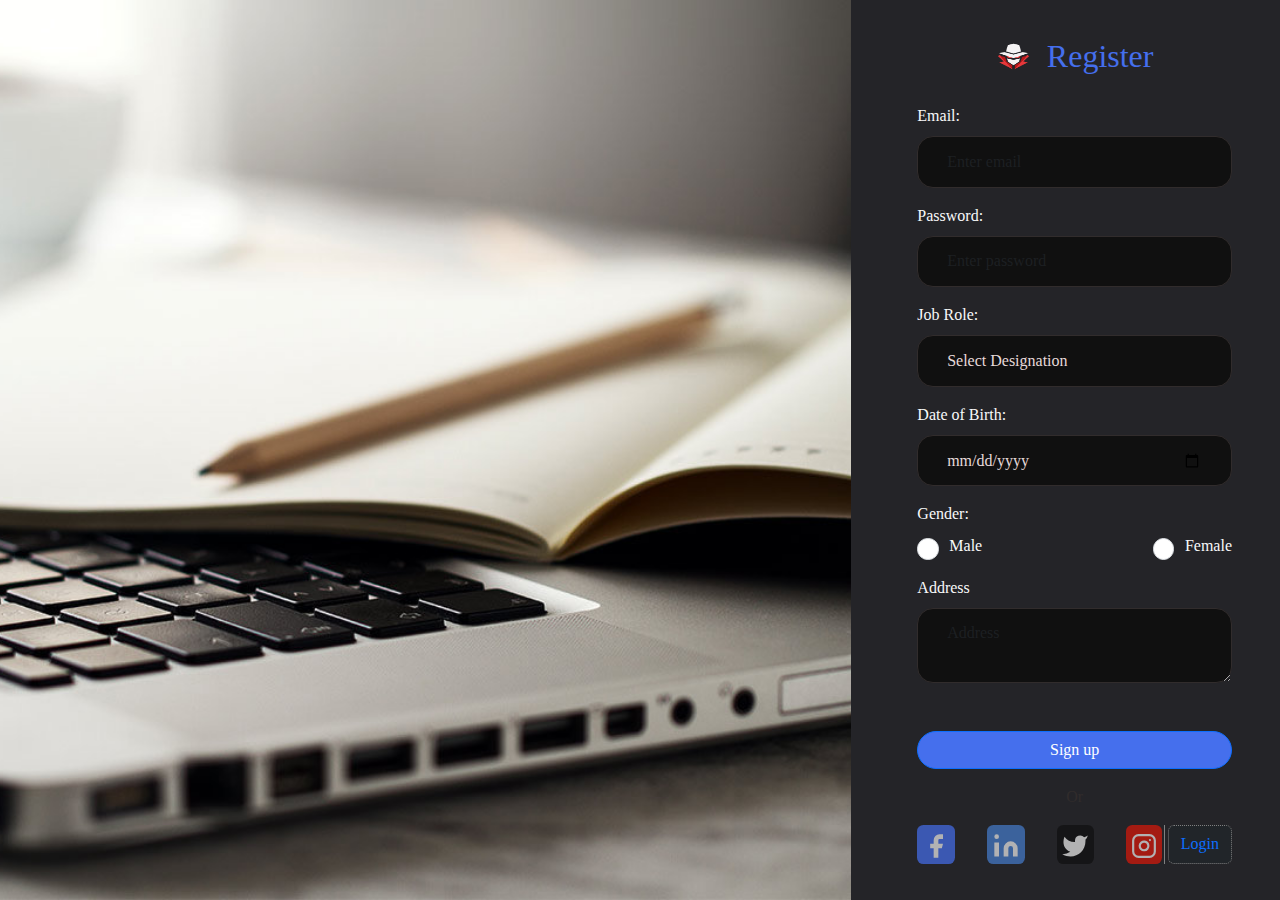
<file: signup.html>
<!DOCTYPE html>
<html lang="en">

<head>
    <link rel="icon" href="images/social logo.png" type="image/x-icon">
    <title>Circles</title>
    <!-- <link rel="stylesheet" href="bootstrap/css/bootstrap.min.css" type="text/css" /> -->
    <link rel="stylesheet" href="https://cdn.jsdelivr.net/npm/bootstrap@5.3.3/dist/css/bootstrap.min.css"
        integrity="sha384-QWTKZyjpPEjISv5WaRU9OFeRpok6YctnYmDr5pNlyT2bRjXh0JMhjY6hW+ALEwIH" crossorigin="anonymous">
    <!-- <script src="bootstrap/js/bootstrap.min.js"></script> -->
    <script src="https://cdn.jsdelivr.net/npm/bootstrap@5.3.3/dist/js/bootstrap.bundle.min.js"
        integrity="sha384-YvpcrYf0tY3lHB60NNkmXc5s9fDVZLESaAA55NDzOxhy9GkcIdslK1eN7N6jIeHz"
        crossorigin="anonymous"></script>
    <!-- <link rel="stylesheet" href="fontawesome/all.min.css" type="text/css" /> -->
    <!-- <script src="fontawesome/all.min.js"></script> -->
    <link rel="stylesheet" href="styles/index.css" type="text/css" />
    <!-- <script src="script/jquery.min.js"></script> -->
    <script src="https://code.jquery.com/jquery-3.7.1.min.js"
        integrity="sha256-/JqT3SQfawRcv/BIHPThkBvs0OEvtFFmqPF/lYI/Cxo=" crossorigin="anonymous"></script>
    <script src="script/index.js"></script>
</head>

<body>


    <!-- ############ MAIN ############# -->
    <div class="main">
        <div class="content" style="padding: 0rem!important;">

            <!-- ############ MIDDLE ############# -->
            <div class="body" style="width: 100%; height: 100%; margin-top: 0px;">

                <div class="row signup-form" style="background: var(--color-black);">
                    <div class="col-lg-8 col-md-0 left-div"> 
                        <img src="images/register.jpg" alt="">
                    </div>



                    <div class=" col-lg-4 col-md-12" style="background: var(--color-black);">
                        <form class="reg-form" action="#">
                            <div class="reg-title">
                                <img src="images/social logo.png" alt="">
                                <span class="text-center header">Register</span>
                            </div>
                            
                            <div class="mb-3 mt-3">
                                <label for="email" class="form-label text-light">Email:</label>
                                <input type="email" class="form-control" id="email" placeholder="Enter email" name="email">
                            </div>
                            <div class="mb-3">
                                <label for="pwd" class="form-label text-light">Password:</label>
                                <input type="password" class="form-control" id="pwd" placeholder="Enter password" name="pswd">
                            </div>

                            <div class="mb-3">
                                <label for="role" class="form-label text-light">Job Role:</label>
                                <select id="role" name="role" class="form-control">
                                    <option value="">Select Designation</option>
                                    <option value="Front-end Developer">Front-end Developer</option>
                                    <option value="Back-end Developer">Back-end Developer</option>
                                    <option value="Mobile App Developer">Mobile App Developer</option>
                                    <option value="UI-UX Designer">UI-UX Designer</option>
                                    <option value="Fullstack Devepoer">Fullstack Devepoer</option>
                                </select>
                            </div>

                            <div class="mb-3">
                                <label for="role" class="form-label text-light">Date of Birth:</label>
                                <input type="date" class="form-control" id="dob" name="dob" placeholder="Date of Birth" required />
                            </div>

                            <div class="mb-3">
                                <label for="gender" class="form-label text-light">Gender:</label>
                                <div class="form-check">
                                    <label class="form-check-label">
                                        <input class="form-check-input" type="radio" name="gender" id="male"> <span class="text-light">&nbsp; Male</span>
                                    </label>

                                    <label class="form-check-label">
                                        <input class="form-check-input" type="radio" name="gender" id="female"><span class="text-light">&nbsp; Female</span>
                                    </label>
                                </div>
                            </div>

                            <div class="mb-3">
                                <label for="address" class="form-label text-light">Address</label>
                                <textarea rows="2" class="form-control" name="address" id="address" placeholder="Address" required></textarea>
                            </div>

                            <div class="mt-5 mb-3">
                                <button type="submit" class="btn btn-primary sign-up" style="width:100%">Sign up</button>
                            </div>

                            <div class="mb-3" style="display: flex; justify-content:center"> Or </div>

                            <div class="social-icons">
                                <div class="icons">
                                    <span class="icon text-light F">
                                        <img src="images/facebook.svg" alt="Facebook" />
                                    </span>
                                    <span class="icon text-light I">
                                        <img src="images/linkedin.svg" alt="Linkedin" />
                                    </span>
                                    <span class="icon text-light X">
                                        <img src="images/x.svg" alt="Tweeter" />
                                    </span>
                                    <span class="icon text-light G">
                                        <img src="images/instagram.svg" alt="Instagram" />
                                    </span>
                                </div>

                                <div style="border-left: thin solid gray;" ></div>
                                
                                <div class="btn btn-dark" style="border: thin dotted gray">
                                    <a href="login.html" class="" style="float: right;">Login</a>
                                </div>
                                
                            </div>
                            
                        </form>
                    </div>
                </div>

            </div>


        </div>
    </div>

</body>

</html>
</file>
<file: styles/index.css>
* {
    font-family: inter;
    color: var(--color-dark);
}

.all-dark-text {
    color: var(--color-light);
}

a {
    text-decoration: none;
}

:root {
    --color-primary: rgb(69, 111, 237);
    --color-success: rgb(40, 125, 34);
    --color-danger: rgb(219, 24, 10);
    --color-black: rgb(36, 36, 40);
    --color-black-full: rgb(16, 16, 16);
    --color-light: rgb(255, 255, 255);
    --color-light-gray: rgb(231, 218, 218);
    --color-dark: rgb(49, 44, 44);
    --color-blue-dark: hsl(252, 30%, 17%);

    --color-text-light: hsl(257, 41%, 97%);
    --color-text-dark: hsl(260, 4%, 5%);
    --color-bg-light: hsl(252, 30%, 94%);
    --color-bg-dark: hsl(260, 4%, 5%);
    --color-card-light: var(--color-light);
    --color-card-dark: var(--color-black);
}


.container-div {
    width: 80%;
    margin: auto;
}





.search-div {
    display: flex;
    min-height: 1vh;
}

.search-input {
    background: #eee;
    border: none;
    border-bottom-left-radius: 2rem;
    border-top-left-radius: 2rem;
    padding: 0rem 2rem;
    outline: none;
    width: 25vw;
    /* margin-left: 2px; */
    transition: all 0.5s ease-in-out;
}

.search-input-dark {
    background: var(--color-bg-dark);
}

.search-icon {
    background: var(--color-primary);
    padding: 6px 1rem;
    width: fit-content;
    /* height: 22px; */
    color: white;
    border-radius: 5px;
    cursor: pointer;
    border-top-right-radius: 1rem;
    border-bottom-right-radius: 1rem;
}



.main {
    background: var(--color-bg-light);
    transition: all 0.5s ease-in-out;
}

.main-dark {
    background: var(--color-bg-dark);
    transition: all 0.5s ease-in-out;
}

.content {
    display: flex;
    gap: 2rem;
    padding: 2rem 0rem;
}

.body {
    margin-top: 8vh;
}

.leftside {
    width: 22vw;
    height: 90vh;
}

.middle {
    width: 40vw;
    height: 90vh;
    overflow: auto;
}

.rightside {
    width: 22vw;
    height: 90vh;
}

.logo {
    font-family: popins;
    font-size: 34px !important;
    display: flex;
    align-items: center;
    gap: 0.5rem;
}

.logo img {
    width: 30px;
}

.p-card {
    background: var(--color-card-light);
    border-radius: 1rem;
    padding: 0.8rem;
    transition: all 0.5s ease-in-out;
}

.p-card-dark {
    background: var(--color-card-dark);
    color: var(--color-light);
    transition: all 0.5s ease-in-out;
}

.profile-head {
    display: flex;
    justify-content: start !important;
    align-items: center;
    gap: 1rem;
    margin-bottom: 1rem;
}

.profile-detail {
    display: flex;
    flex-direction: column;
    transition: all 0.5s ease-in-out;
}

.p-name-dark {
    color: var(--color-light);
    transition: all 0.5s ease-in-out;
}

.p-uname-dark {
    color: var(--color-light);
    transition: all 0.5s ease-in-out;
}

.profile-img {
    width: 40px;
    height: 40px;
    margin-top: -5px;
    margin-left: 0px;
    border-radius: 50%;
    object-fit: cover;
    cursor: pointer;
}

.menu-item {
    display: flex;
    justify-content: start;
    align-items: center;
    gap: 1rem;
    font-size: larger;
    border-radius: 6px;
    border-left: 0.4rem solid transparent;
    padding: 0.8rem 0.6rem;
    cursor: pointer;
    margin-bottom: 0.5rem;
}

.menu-item:hover,
.active-link {
    border-left: 0.4rem solid var(--color-primary);
    /* background: var(--color-bg-light); */
    transition: all 0.4s ease-in-out;
}


.a-link .icon::after {
    fill: var(--color-primary);
    color: var(--color-primary);
    transition: all 0.5s ease-in-out;
}

.a-link {
    color: var(--color-black);
    transition: all 0.5s ease-in-out;
}

.a-link-dark {
    color: var(--color-light);
    transition: all 0.5s ease-in-out;
}

.hide-icon {
    display: none;
}

.leftside .btn-primary {
    margin: 1.5rem auto;
    display: block;
    width: 100%;
    border-radius: 5rem;
    padding: 0.5rem 2rem;
}


.logo {
    color: var(--color-primary) !important;
}

.notifications {
    display: flex;
    align-items: center;
    gap: 1rem;
    margin-left: 1rem;
    margin-right: 2rem;
}

.notif {
    width: 35px;
    height: 35px;
    cursor: pointer;
}

#badge-icon {
    position: absolute;
    top: 8px;
    right: 85px;
    background: red;
    color: white;
    font-size: 12px;
    border-radius: 50%;
    padding: 0.3rem;
    cursor: pointer;
}

/* ******* STORIES ******* */
.stories {
    display: flex;
    align-items: center;
    gap: 0.1rem;
    overflow: auto !important;
}

.story {
    width: 28%;
    cursor: pointer;
}

.story-img {
    height: 120px;
    width: 90%;
    border-radius: 1rem;
    object-fit: cover;
    margin-bottom: 7px;
}

.story-info {
    display: flex;
    flex-direction: column;
    justify-content: center;
    font-size: 12px;
    margin-top: 0.7rem;
}


/* ******* POST ******* */
.create-post {
    margin-top: 2rem;
    display: flex;
    justify-content: space-between;
    align-items: center;
    gap: 1rem;
    margin-bottom: 1rem;
}

.avatarImg {
    width: 30px;
    height: 30px;
    border-radius: 50%;
    object-fit: cover;
}

.profile-pic {
    display: flex;
    flex-direction: column;
}

.profile-pic span {
    font-size: small;
}

.post-input {
    width: 100%;
    padding: 0.5rem 1rem;
    border-radius: 1rem;
    border: transparent thin solid;
    background: var(--color-bg-light);
    outline: none;
    transition: all 0.5s ease-in-out;
}

.post-input-dark {
    background: var(--color-bg-dark);
    transition: all 0.5s ease-in-out;
}

.create-post button,
.col-md-6 .card .btn .create-post-btn {
    padding: 0.5rem 2rem;
    border: none;
    background: var(--color-primary);
    color: white;
    border-radius: 3rem;
    font-size: small;
}

.post-img {
    width: 100%;
    height: 250px;
    object-fit: cover;
    border-radius: 1rem;
    margin-top: 1rem;
    margin-bottom: 1rem;
}

.feed-actions {
    display: flex;
    gap: 0.5rem;
}

.like-btn,
.comment-btn {
    color: var(--color-danger);
    cursor: pointer;
    margin-right: 1px;
}

.feed {
    margin-bottom: 1rem;
}


/* MESSAGES & REQUESTS */
.msg-div {
    margin-bottom: 2rem;
    height: 40vh;
    overflow: auto;
}

.msg-header {
    display: flex;
    justify-content: space-between;
    align-items: center;
    gap: 0.5rem;
    margin: 0.6rem 0.2rem;
    font-size: larger;
}

.msg-profile {
    margin: 1rem auto;
    display: flex;
    gap: 0.5rem;
}

.msg-profile img {
    width: 50px;
    height: 50px;
}

.request-div {
    margin: 1.5rem auto;
}

.req-action {
    display: flex;
    justify-content: space-between;
    margin-top: 0.5rem;
}

.req-action button {
    padding: 0.3rem 1.5rem;
    border: none;
    color: white;
    border-radius: 3rem;
    font-size: small;
}

.nav-tabs,
.tab-content {
    margin-top: 0.6rem;
}

.msg-content div {
    overflow: hidden;
    display: -webkit-box;
    -webkit-box-orient: vertical;
    -webkit-line-clamp: 1;
}

.friend-search {
    display: flex;
    align-items: center;
    gap: 0.7rem;
}

/* .friend-div {
    height: 32vh;
    overflow: auto;
} */

.feed-content img,
p {
    cursor: pointer;
}



.row .card {
    margin-bottom: 3rem;
}




/* LOGIN FORM */
.login-form {
    margin-top: 10%;
}

.login-form .p-card {
    box-shadow: 0 16px 15px hsla(0, 0%, 7%, 0.125);
    padding: 1rem 1.8rem;
}

.reg-form {
    padding: 2rem 3rem;
    color: var(--color-light);
}

.reg-form .form-control,
textarea {
    background: var(--color-black-full);
    border: thin solid var(--color-dark);
    color: var(--color-light-gray);
    padding: 0.8rem 1.8rem;
    border-radius: 1rem;
}

.reg-form .header {
    font-family: 'poppins';
    font-size: 2rem;
    color: var(--color-primary);
}

.reg-form .form-check {
    display: flex;
    justify-content: space-between;
}

.social-icons {
    display: flex;
    justify-content: space-between;
}

.icons {
    display: flex;
    gap: 2rem;
}

.social-icons .icon {
    opacity: 70%;
    font-size: larger;
    font-weight: bolder;
    padding: 0.3rem;
    border-radius: 0.4rem;
    cursor: pointer;
}

.F {
    background: var(--color-primary);
}

.I {
    background: rgb(69, 125, 205);
}

.X {
    background: rgb(16, 16, 16);
}

.G {
    background: var(--color-danger);
}

.social-icons .icon:hover {
    opacity: 100%;
    transition: all 0.3s ease-in-out;
}


/* SIGN UP FORM */
.signup-form .left-div img {
    height: 100vh;
    width: 66.45vw;
    background-repeat: no-repeat;
    object-fit: cover;
}

.form-check-input {
    padding: 0.6rem;
}

.sign-up {
    border-radius: 2rem;
    background: var(--color-primary);
}

.reg-title {
    display: flex;
    justify-content: center;
    align-items: center;
    gap: 1rem;
    margin-bottom: 1.5rem;
}

.reg-title img {
    width: 35px;
    height: 27px;
}












.navbar {
    display: flex;
    justify-content: space-between;
    align-items: center;
    padding: 0.1rem 1rem;
}

.nav-notif {
    display: flex;
    justify-content: end;
}


.card-img-top {
    border-radius: 1rem;
    cursor: pointer;
}

.bg-light,
.navbar-light,
.bg-dark,
.navbar-dark {
    transition: all 0.5s ease-in-out;
}

.message-box-shadow {
    box-shadow: 0 0 2rem var(--color-primary);
    transition: all 0.5s ease-in-out;
}

#svg-moon,
#svg-sun {
    cursor: pointer;
}







/* MEDIA QUERY */
@media screen and (max-width: 1600px) {
    .container-div {
        width: 86% !important;
        transition: all 0.5s ease-in-out;
    }
}

@media screen and (max-width: 1400px) {
    .container-div {
        width: 90% !important;
        transition: all 0.5s ease-in-out;
    }
}

/*  #################################
    TARGETING LAPTOPS & BIG TABLETS 
    #################################
*/
@media screen and (max-width: 1200px) {
    .container-div {
        width: 94% !important;
    }

    .leftside {
        width: 20vw;
        height: 90vh;
        z-index: 5;
        /*z-index makes sure the targeted side of the css remains on top no matter the size be it reduced or expanded*/
    }

    .middle {
        width: 72vw;
        height: 90vh;
        overflow: auto;
    }

    .rightside {
        display: none;
        /*as the screen gets smaller the right-side no longer shows*/
    }

    .story {
        width: 22%;
    }

    .story .story-img {
        height: 145px;
        width: 90%;
    }

    .menu-item:hover,
    .active-link {
        border-left: 0.4rem solid var(--color-primary);
        /* background: #eee; */
        transition: all 0.4s ease-in-out;
    }


    /* AUTH FORMS  */
    .signup-form {
        height: 100vh;
    }

    .signup-form .left-div {
        display: none;
    }

    .signup-form .col-md-12 {
        width: 60vw;
        margin: auto;
        border-radius: 1rem;
        border: 0.06rem dotted rgb(176, 168, 168);
    }
}



/*  #################################
    TARGETING SMALL TABLETS 
    #################################
*/

@media screen and (max-width: 990px) {
    .container-div {
        width: 96% !important;
        /* background: grey; */
    }

    .leftside {
        width: 70px;
        height: 90vh;
        position: fixed;
        z-index: 5;
    }

    .leftside .btn {
        display: none;
        /*btn is short for button*/
    }

    .middle {
        margin-left: 85px;
        width: 100vw;
        height: 90vh;
        overflow: auto;
    }

    .rightside {
        display: none;
    }

    .profile-detail,
    .link-item {
        display: none;
    }

    .menu-item {
        border: 0.05rem solid var(--color-light-gray);
        margin-bottom: 1rem;
    }

    .story {
        width: 42%;
    }

    .story .story-img {
        height: 145px;
        width: 90%;
    }


    /* AUTH FORMS */

    .signup-form .col-md-12 {
        width: 85% !important;
        margin: auto;
        border-radius: 1rem;
        border: 0.06rem dotted rgb(176, 168, 168);
    }

}



/*  #################################
    TARGETING MOBILE PHONES
    #################################
*/
@media screen and (max-width: 687px) {
    .search-div {
        display: none;
    }

    .stories {
        gap: 0.1rem;
        overflow: auto !important;
    }

    .story-info {
        display: none;
    }




    /* AUTH FORMS */

    .signup-form .col-md-12 {
        width: 94% !important;
        margin: auto;
        border-radius: 1rem;
        border: 0.06rem dotted rgb(176, 168, 168);
    }
}
</file>
